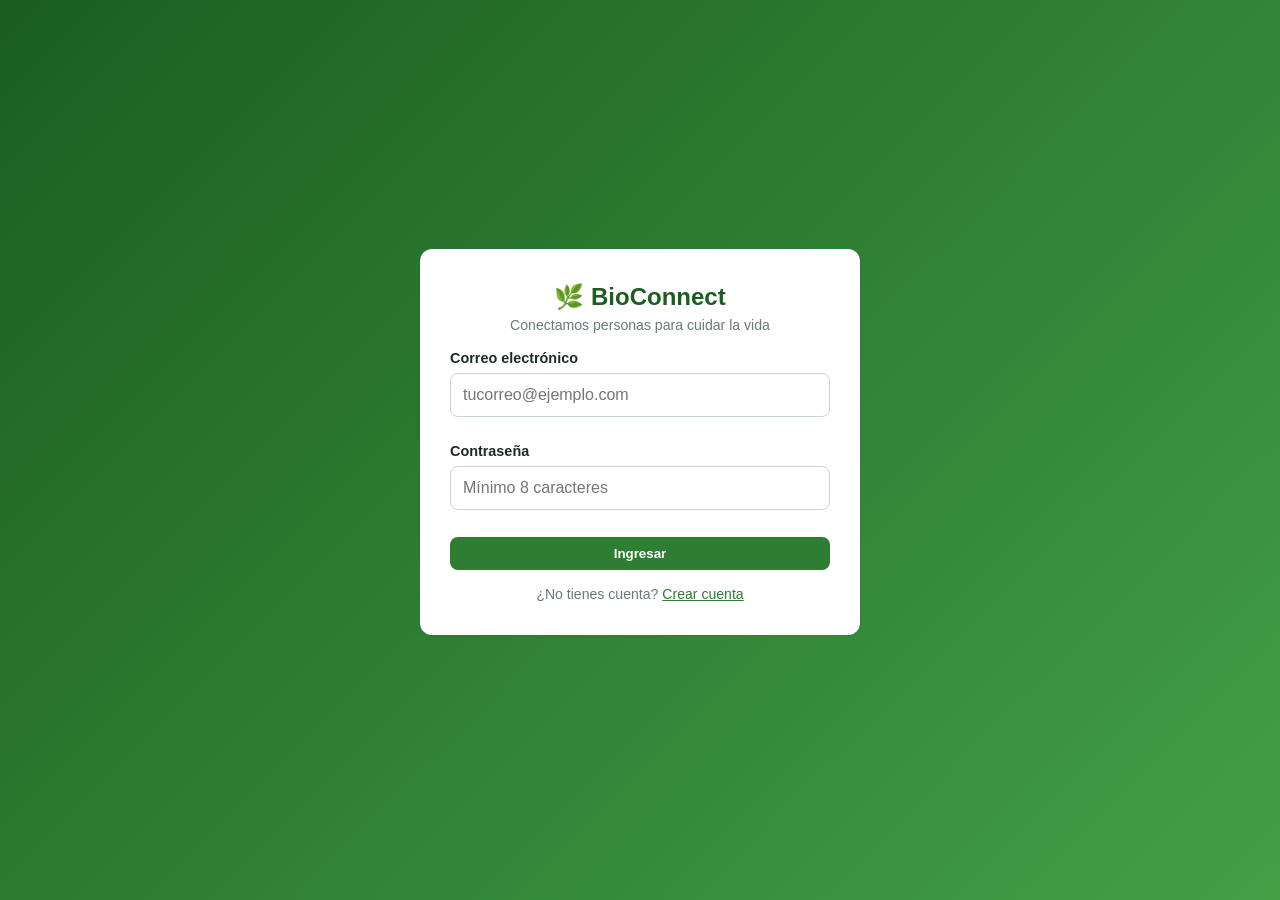
<file: index.html>
<!DOCTYPE html>
<html lang="es">
<head>
  <meta charset="UTF-8">
  <meta name="viewport" content="width=device-width, initial-scale=1.0">
  <title>Iniciar sesión · BioConnect</title>
  <link rel="stylesheet" href="estilos.css">
</head>
<body>
  <main class="acceso">
    <section class="tarjeta">
      <h1>🌿 BioConnect</h1>
      <p class="lema muted">Conectamos personas para cuidar la vida</p>
      <form class="validar" data-destino="inicio.html" novalidate>
        <div><label for="correo">Correo electrónico</label><input type="email" id="correo" placeholder="tucorreo@ejemplo.com" required><p class="error"></p></div>
        <div><label for="clave">Contraseña</label><input type="password" id="clave" placeholder="Mínimo 8 caracteres" required><p class="error"></p></div>
        <button type="submit" class="btn bloque">Ingresar</button>
      </form>
      <p class="muted" style="text-align:center;margin-top:14px">¿No tienes cuenta? <a href="registro.html">Crear cuenta</a></p>
    </section>
  </main>
  <script src="app.js"></script>
</body>
</html>
</file>
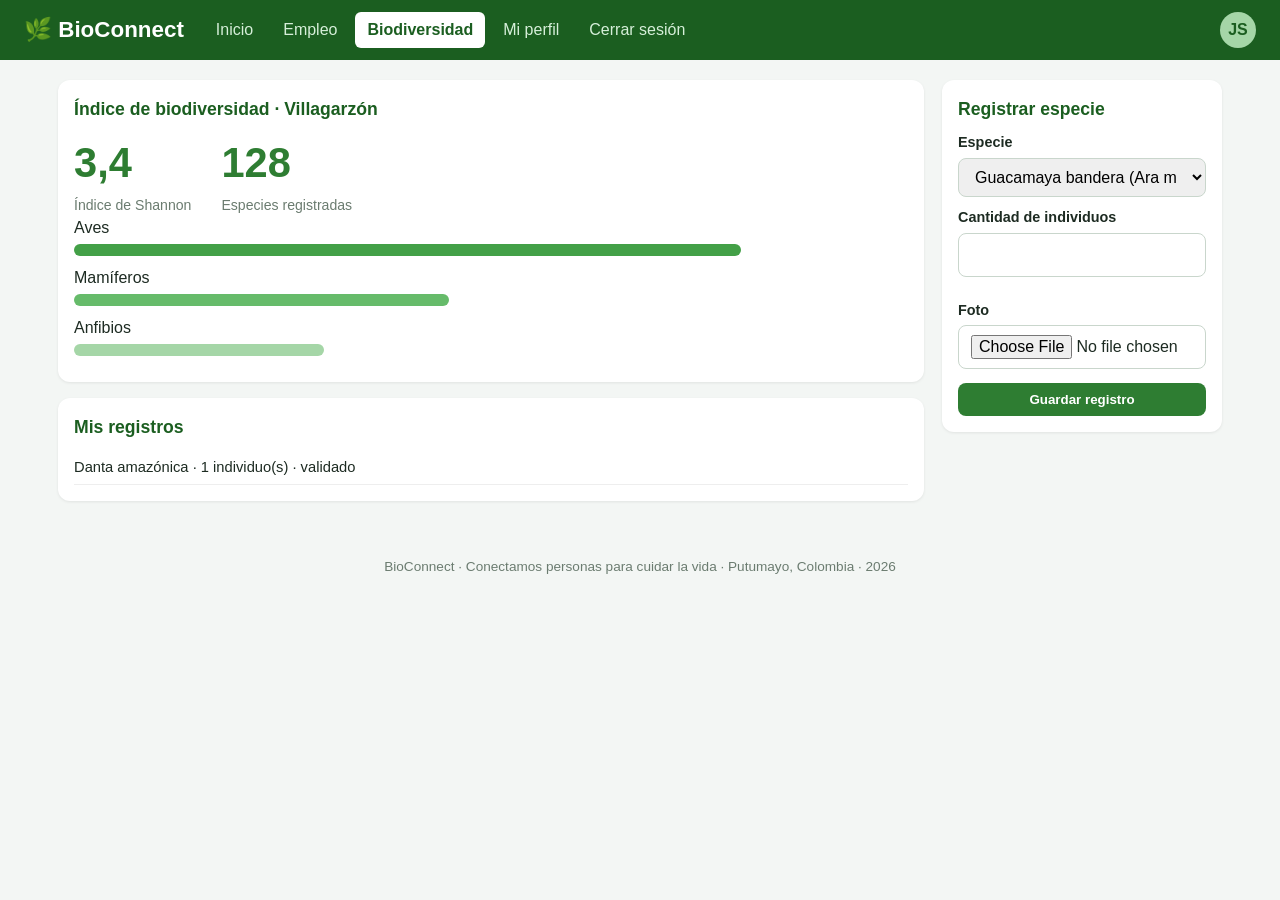
<file: biodiversidad.html>
<!DOCTYPE html>
<html lang="es">
<head>
  <meta charset="UTF-8">
  <meta name="viewport" content="width=device-width, initial-scale=1.0">
  <title>Biodiversidad · BioConnect</title>
  <link rel="stylesheet" href="estilos.css">
</head>
<body>
  <header class="navbar">
    <a class="logo" href="inicio.html">🌿 BioConnect</a>
    <button class="btn-menu" aria-label="Abrir menú">☰</button>
    <nav>
      <ul class="menu">
        <li><a href="inicio.html">Inicio</a></li>
        <li><a href="empleo.html">Empleo</a></li>
        <li><a href="biodiversidad.html" class="activo">Biodiversidad</a></li>
        <li><a href="perfil.html">Mi perfil</a></li>
        <li><a href="index.html">Cerrar sesión</a></li>
      </ul>
    </nav>
    <div class="avatar" title="Jimena Serna">JS</div>
  </header>
  <main class="contenedor dos">
    <section>
      <div class="tarjeta"><h2>Índice de biodiversidad · Villagarzón</h2>
        <div class="indice"><div><p class="numero">3,4</p><p class="muted">Índice de Shannon</p></div><div><p class="numero">128</p><p class="muted">Especies registradas</p></div></div>
        <p>Aves</p><div class="barra" style="width:80%"></div>
        <p>Mamíferos</p><div class="barra" style="width:45%;background:#66BB6A"></div>
        <p>Anfibios</p><div class="barra" style="width:30%;background:#A5D6A7"></div>
      </div>
      <div class="tarjeta"><h2>Mis registros</h2><ul id="lista-registros" class="lista-registros"><li>Danta amazónica · 1 individuo(s) · validado</li></ul></div>
    </section>
    <aside>
      <form id="form-especie" class="tarjeta" novalidate><h2>Registrar especie</h2>
        <label for="especie">Especie</label><select id="especie"><option>Guacamaya bandera (Ara macao)</option><option>Danta amazónica (Tapirus terrestris)</option><option>Jaguar (Panthera onca)</option><option>Rana de tres rayas (Ameerega trivittata)</option></select>
        <label for="cantidad">Cantidad de individuos</label><input type="number" id="cantidad" min="1"><p class="error" id="error-cantidad"></p>
        <label for="foto">Foto</label><input type="file" id="foto" accept="image/*">
        <button type="submit" class="btn bloque">Guardar registro</button>
      </form>
    </aside>
  </main>
  <footer>BioConnect · Conectamos personas para cuidar la vida · Putumayo, Colombia · 2026</footer>
  <script src="app.js"></script>
</body>
</html>
</file>
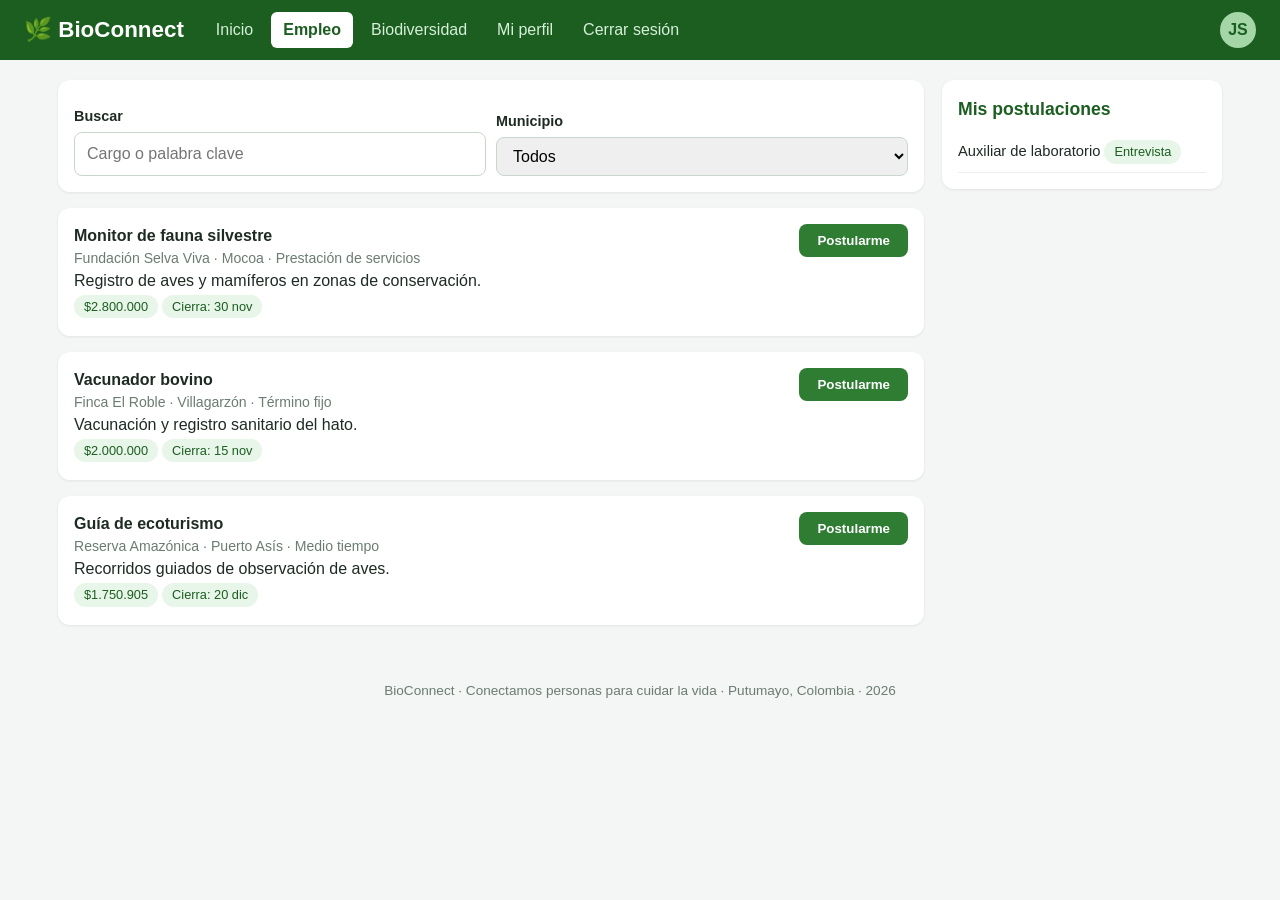
<file: empleo.html>
<!DOCTYPE html>
<html lang="es">
<head>
  <meta charset="UTF-8">
  <meta name="viewport" content="width=device-width, initial-scale=1.0">
  <title>Empleo · BioConnect</title>
  <link rel="stylesheet" href="estilos.css">
</head>
<body>
  <header class="navbar">
    <a class="logo" href="inicio.html">🌿 BioConnect</a>
    <button class="btn-menu" aria-label="Abrir menú">☰</button>
    <nav>
      <ul class="menu">
        <li><a href="inicio.html">Inicio</a></li>
        <li><a href="empleo.html" class="activo">Empleo</a></li>
        <li><a href="biodiversidad.html">Biodiversidad</a></li>
        <li><a href="perfil.html">Mi perfil</a></li>
        <li><a href="index.html">Cerrar sesión</a></li>
      </ul>
    </nav>
    <div class="avatar" title="Jimena Serna">JS</div>
  </header>
  <main class="contenedor dos">
    <section>
      <div class="tarjeta filtros">
        <div><label for="buscar">Buscar</label><input id="buscar" placeholder="Cargo o palabra clave"></div>
        <div><label for="municipio">Municipio</label><select id="municipio"><option value="">Todos</option><option>Mocoa</option><option>Villagarzón</option><option>Puerto Asís</option></select></div>
      </div>
      <article class="tarjeta oferta" data-municipio="Mocoa">
        <div class="info"><h3>Monitor de fauna silvestre</h3><p class="muted">Fundación Selva Viva · Mocoa · Prestación de servicios</p>
          <p>Registro de aves y mamíferos en zonas de conservación.</p><span class="etiqueta">$2.800.000</span><span class="etiqueta">Cierra: 30 nov</span></div>
        <button class="btn btn-postular" data-cargo="Monitor de fauna silvestre">Postularme</button>
      </article>
      <article class="tarjeta oferta" data-municipio="Villagarzón">
        <div class="info"><h3>Vacunador bovino</h3><p class="muted">Finca El Roble · Villagarzón · Término fijo</p>
          <p>Vacunación y registro sanitario del hato.</p><span class="etiqueta">$2.000.000</span><span class="etiqueta">Cierra: 15 nov</span></div>
        <button class="btn btn-postular" data-cargo="Vacunador bovino">Postularme</button>
      </article>
      <article class="tarjeta oferta" data-municipio="Puerto Asís">
        <div class="info"><h3>Guía de ecoturismo</h3><p class="muted">Reserva Amazónica · Puerto Asís · Medio tiempo</p>
          <p>Recorridos guiados de observación de aves.</p><span class="etiqueta">$1.750.905</span><span class="etiqueta">Cierra: 20 dic</span></div>
        <button class="btn btn-postular" data-cargo="Guía de ecoturismo">Postularme</button>
      </article>
    </section>
    <aside><section class="tarjeta"><h2>Mis postulaciones</h2><ul id="mis-postulaciones" class="lista-registros"><li>Auxiliar de laboratorio <span class="etiqueta">Entrevista</span></li></ul></section></aside>
  </main>
  <footer>BioConnect · Conectamos personas para cuidar la vida · Putumayo, Colombia · 2026</footer>
  <script src="app.js"></script>
</body>
</html>
</file>
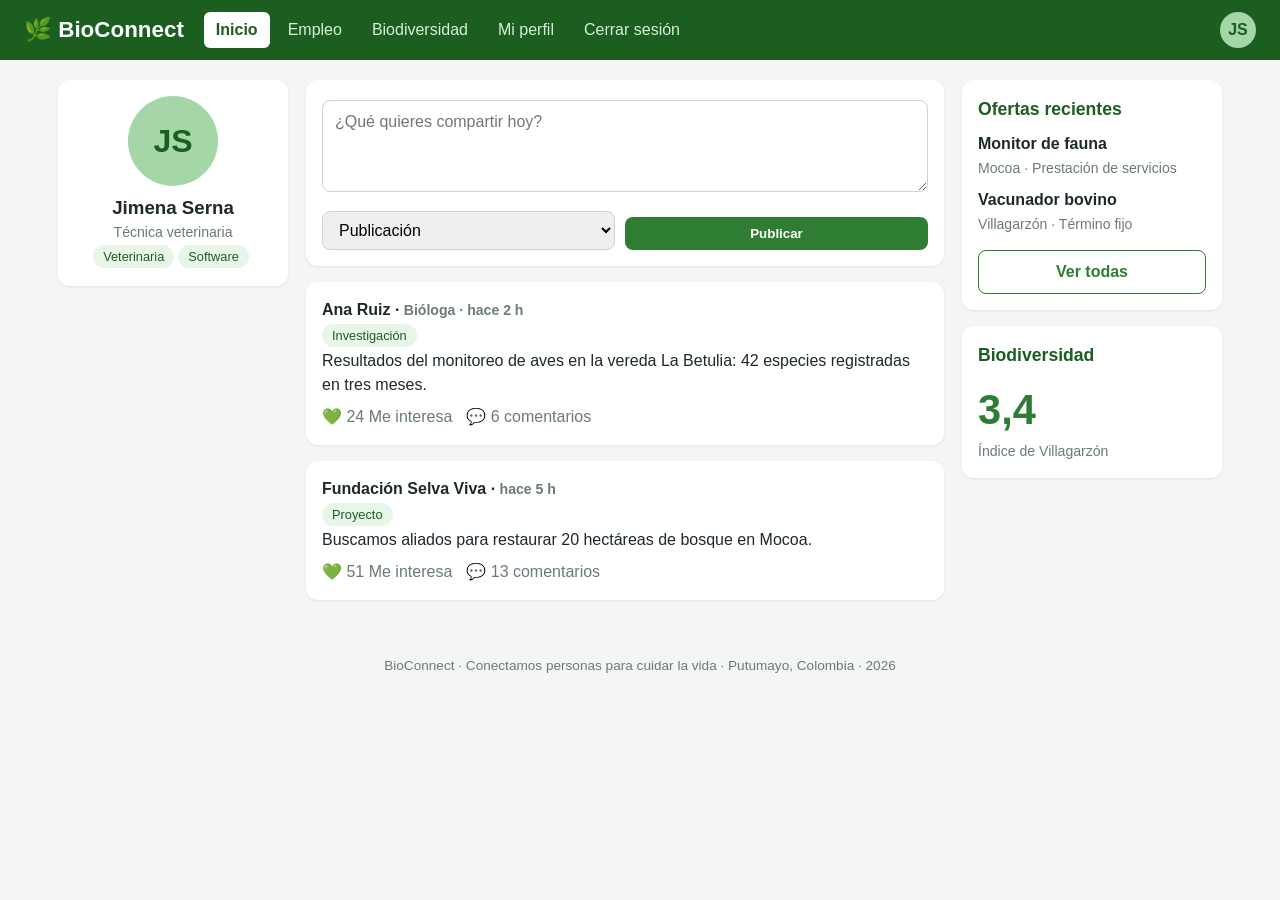
<file: inicio.html>
<!DOCTYPE html>
<html lang="es">
<head>
  <meta charset="UTF-8">
  <meta name="viewport" content="width=device-width, initial-scale=1.0">
  <title>Inicio · BioConnect</title>
  <link rel="stylesheet" href="estilos.css">
</head>
<body>
  <header class="navbar">
    <a class="logo" href="inicio.html">🌿 BioConnect</a>
    <button class="btn-menu" aria-label="Abrir menú">☰</button>
    <nav>
      <ul class="menu">
        <li><a href="inicio.html" class="activo">Inicio</a></li>
        <li><a href="empleo.html">Empleo</a></li>
        <li><a href="biodiversidad.html">Biodiversidad</a></li>
        <li><a href="perfil.html">Mi perfil</a></li>
        <li><a href="index.html">Cerrar sesión</a></li>
      </ul>
    </nav>
    <div class="avatar" title="Jimena Serna">JS</div>
  </header>
  <main class="contenedor">
    <aside>
      <section class="tarjeta" style="text-align:center">
        <div class="avatar grande" style="margin:0 auto 8px">JS</div>
        <h3>Jimena Serna</h3><p class="muted">Técnica veterinaria</p>
        <p><span class="etiqueta">Veterinaria</span><span class="etiqueta">Software</span></p>
      </section>
    </aside>
    <section>
      <form id="form-publicar" class="tarjeta">
        <textarea id="texto-pub" rows="3" placeholder="¿Qué quieres compartir hoy?"></textarea>
        <div class="filtros" style="margin-top:8px">
          <select id="tipo-pub"><option>Publicación</option><option>Investigación</option><option>Proyecto</option></select>
          <button type="submit" class="btn">Publicar</button>
        </div>
      </form>
      <div id="muro">
        <article class="tarjeta publicacion">
          <h3>Ana Ruiz · <span class="muted">Bióloga · hace 2 h</span></h3>
          <span class="etiqueta">Investigación</span>
          <p>Resultados del monitoreo de aves en la vereda La Betulia: 42 especies registradas en tres meses.</p>
          <div class="acciones"><button class="me-interesa">💚 24 Me interesa</button><button>💬 6 comentarios</button></div>
        </article>
        <article class="tarjeta publicacion">
          <h3>Fundación Selva Viva · <span class="muted">hace 5 h</span></h3>
          <span class="etiqueta">Proyecto</span>
          <p>Buscamos aliados para restaurar 20 hectáreas de bosque en Mocoa.</p>
          <div class="acciones"><button class="me-interesa">💚 51 Me interesa</button><button>💬 13 comentarios</button></div>
        </article>
      </div>
    </section>
    <aside>
      <section class="tarjeta"><h2>Ofertas recientes</h2>
        <p><b>Monitor de fauna</b><br><span class="muted">Mocoa · Prestación de servicios</span></p>
        <p style="margin-top:8px"><b>Vacunador bovino</b><br><span class="muted">Villagarzón · Término fijo</span></p>
        <a class="btn borde bloque" href="empleo.html">Ver todas</a>
      </section>
      <section class="tarjeta"><h2>Biodiversidad</h2><p class="numero">3,4</p><p class="muted">Índice de Villagarzón</p></section>
    </aside>
  </main>
  <footer>BioConnect · Conectamos personas para cuidar la vida · Putumayo, Colombia · 2026</footer>
  <script src="app.js"></script>
</body>
</html>
</file>
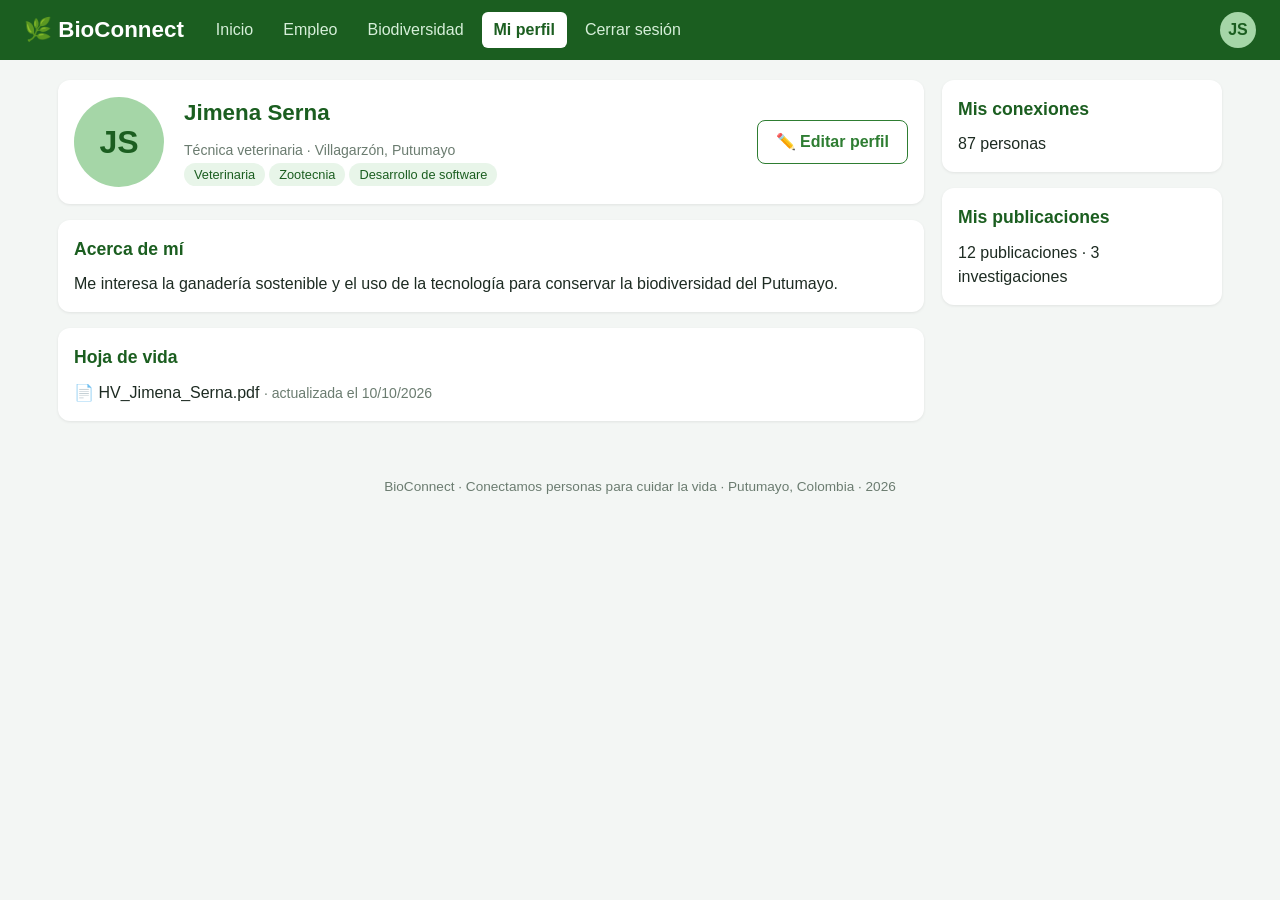
<file: perfil.html>
<!DOCTYPE html>
<html lang="es">
<head>
  <meta charset="UTF-8">
  <meta name="viewport" content="width=device-width, initial-scale=1.0">
  <title>Mi perfil · BioConnect</title>
  <link rel="stylesheet" href="estilos.css">
</head>
<body>
  <header class="navbar">
    <a class="logo" href="inicio.html">🌿 BioConnect</a>
    <button class="btn-menu" aria-label="Abrir menú">☰</button>
    <nav>
      <ul class="menu">
        <li><a href="inicio.html">Inicio</a></li>
        <li><a href="empleo.html">Empleo</a></li>
        <li><a href="biodiversidad.html">Biodiversidad</a></li>
        <li><a href="perfil.html" class="activo">Mi perfil</a></li>
        <li><a href="index.html">Cerrar sesión</a></li>
      </ul>
    </nav>
    <div class="avatar" title="Jimena Serna">JS</div>
  </header>
  <main class="contenedor dos">
    <section>
      <div class="tarjeta perfil-cab"><div class="avatar grande">JS</div>
        <div style="flex:1"><h2 style="font-size:1.4rem">Jimena Serna</h2><p class="muted">Técnica veterinaria · Villagarzón, Putumayo</p>
        <p><span class="etiqueta">Veterinaria</span><span class="etiqueta">Zootecnia</span><span class="etiqueta">Desarrollo de software</span></p></div>
        <a class="btn borde" href="#">✏️ Editar perfil</a></div>
      <div class="tarjeta"><h2>Acerca de mí</h2><p>Me interesa la ganadería sostenible y el uso de la tecnología para conservar la biodiversidad del Putumayo.</p></div>
      <div class="tarjeta"><h2>Hoja de vida</h2><p>📄 HV_Jimena_Serna.pdf <span class="muted">· actualizada el 10/10/2026</span></p></div>
    </section>
    <aside><section class="tarjeta"><h2>Mis conexiones</h2><p>87 personas</p></section><section class="tarjeta"><h2>Mis publicaciones</h2><p>12 publicaciones · 3 investigaciones</p></section></aside>
  </main>
  <footer>BioConnect · Conectamos personas para cuidar la vida · Putumayo, Colombia · 2026</footer>
  <script src="app.js"></script>
</body>
</html>
</file>
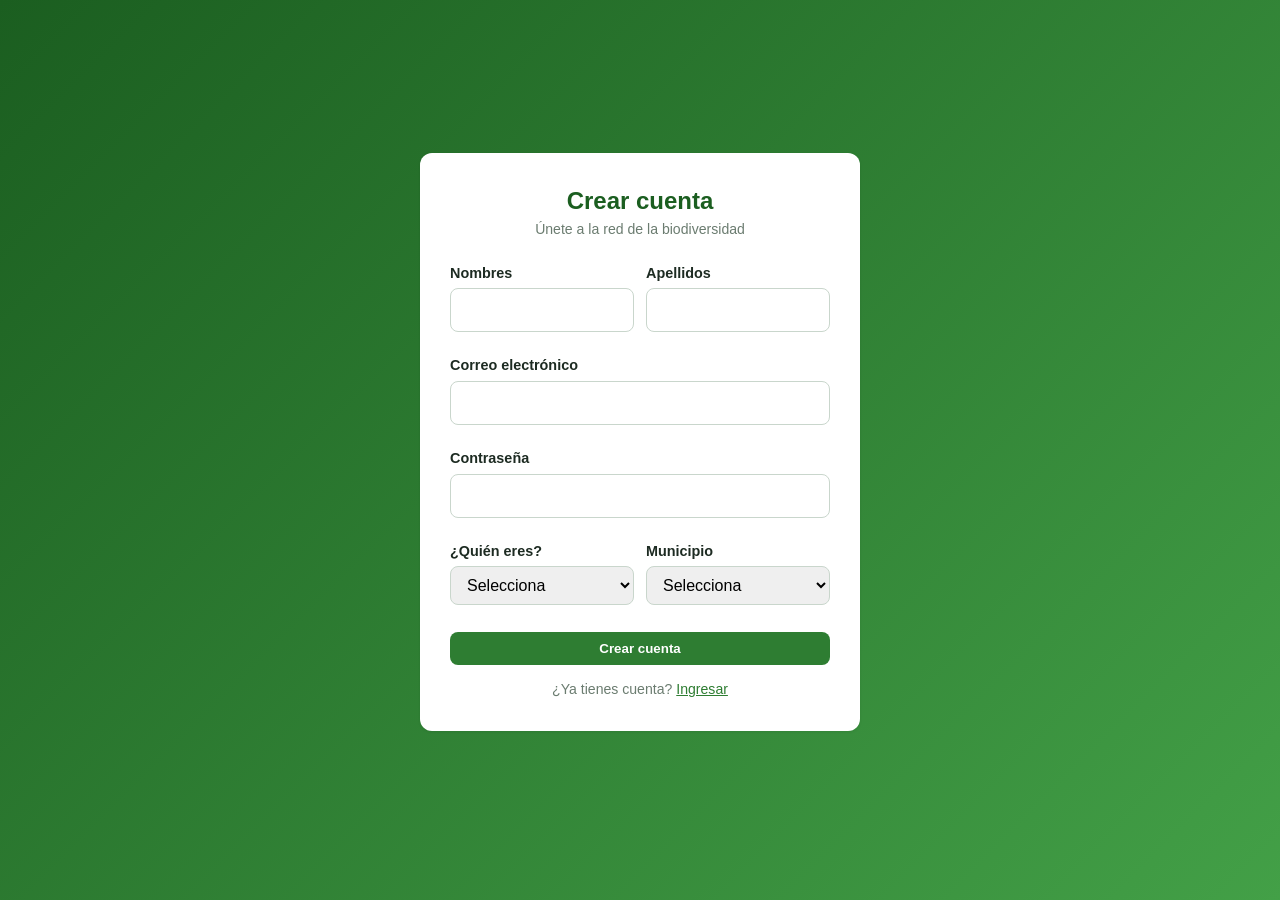
<file: registro.html>
<!DOCTYPE html>
<html lang="es">
<head>
  <meta charset="UTF-8">
  <meta name="viewport" content="width=device-width, initial-scale=1.0">
  <title>Crear cuenta · BioConnect</title>
  <link rel="stylesheet" href="estilos.css">
</head>
<body>
  <main class="acceso">
    <section class="tarjeta">
      <h1>Crear cuenta</h1>
      <p class="lema muted">Únete a la red de la biodiversidad</p>
      <form class="validar" data-destino="inicio.html" novalidate>
        <div class="fila">
          <div><label for="nombres">Nombres</label><input id="nombres" required><p class="error"></p></div>
          <div><label for="apellidos">Apellidos</label><input id="apellidos" required><p class="error"></p></div>
        </div>
        <div><label for="correo">Correo electrónico</label><input type="email" id="correo" required><p class="error"></p></div>
        <div><label for="clave">Contraseña</label><input type="password" id="clave" required><p class="error"></p></div>
        <div class="fila">
          <div><label for="rol">¿Quién eres?</label><select id="rol" required><option value="">Selecciona</option><option>Profesional</option><option>Estudiante</option><option>Empleador</option></select><p class="error"></p></div>
          <div><label for="muni">Municipio</label><select id="muni" required><option value="">Selecciona</option><option>Villagarzón</option><option>Mocoa</option><option>Puerto Asís</option></select><p class="error"></p></div>
        </div>
        <button type="submit" class="btn bloque">Crear cuenta</button>
      </form>
      <p class="muted" style="text-align:center;margin-top:14px">¿Ya tienes cuenta? <a href="index.html">Ingresar</a></p>
    </section>
  </main>
  <script src="app.js"></script>
</body>
</html>
</file>
<file: estilos.css>
/* BioConnect - hoja de estilos principal */
:root{--verde:#1B5E20;--verde2:#2E7D32;--claro:#E8F5E9;--fondo:#F3F6F4;--texto:#1d2b22;--gris:#6b7c70}
*{box-sizing:border-box;margin:0;padding:0}
body{font-family:"Segoe UI",Arial,sans-serif;background:var(--fondo);color:var(--texto);line-height:1.5}
a{color:var(--verde2)}
.navbar{background:var(--verde);color:#fff;display:flex;align-items:center;gap:20px;padding:12px 24px;position:sticky;top:0;z-index:10}
.logo{font-weight:700;font-size:1.4rem;color:#fff;text-decoration:none}
.menu{display:flex;gap:6px;list-style:none;flex:1}
nav{flex:1}
.menu a{color:#d6efd9;text-decoration:none;padding:6px 12px;border-radius:6px;display:block}
.menu a:hover,.menu a.activo{background:#fff;color:var(--verde);font-weight:600}
.avatar{width:36px;height:36px;border-radius:50%;background:#A5D6A7;color:var(--verde);display:flex;align-items:center;justify-content:center;font-weight:700;flex-shrink:0}
.btn-menu{display:none;background:none;border:0;color:#fff;font-size:1.6rem;cursor:pointer}
.contenedor{display:grid;grid-template-columns:230px 1fr 260px;gap:18px;max-width:1200px;margin:20px auto;padding:0 18px}
.contenedor.dos{grid-template-columns:1fr 280px}
.tarjeta{background:#fff;border-radius:12px;padding:16px;box-shadow:0 1px 3px rgba(0,0,0,.08);margin-bottom:16px}
.tarjeta h2{color:var(--verde);font-size:1.1rem;margin-bottom:10px}
.muted{color:var(--gris);font-size:.88rem}
.etiqueta{display:inline-block;background:var(--claro);color:var(--verde);border-radius:12px;padding:2px 10px;font-size:.8rem;margin:2px 4px 2px 0}
label{font-weight:600;font-size:.9rem;display:block;margin-top:10px}
input,select,textarea{width:100%;padding:9px 12px;border:1px solid #c9d6cc;border-radius:8px;font:inherit;margin-top:4px}
input:focus,select:focus,textarea:focus{outline:2px solid #81C784;border-color:transparent}
.error{color:#C62828;font-size:.82rem;min-height:1em}
.btn{display:inline-block;background:var(--verde2);color:#fff;border:0;padding:9px 18px;border-radius:8px;font-weight:600;cursor:pointer;text-decoration:none;text-align:center}
.btn:hover{background:var(--verde)}
.btn.borde{background:#fff;color:var(--verde2);border:1.5px solid var(--verde2)}
.btn.bloque{display:block;width:100%;margin-top:14px}
.acceso{min-height:100vh;display:flex;align-items:center;justify-content:center;background:linear-gradient(135deg,#1B5E20,#43A047);padding:20px}
.acceso .tarjeta{width:100%;max-width:440px;padding:30px}
.acceso h1{text-align:center;color:var(--verde)}
.acceso p.lema{text-align:center;margin-bottom:12px}
.fila{display:flex;gap:12px}.fila>div{flex:1}
.publicacion h3,.oferta h3{font-size:1rem}
.acciones{display:flex;gap:14px;margin-top:8px}
.acciones button{background:none;border:0;color:var(--gris);cursor:pointer;font:inherit}
.acciones button.activo{color:var(--verde2);font-weight:700}
.oferta{display:flex;gap:12px;align-items:flex-start}
.oferta .info{flex:1}
.filtros{display:flex;gap:10px;align-items:end;flex-wrap:wrap}
.filtros>*{flex:1;min-width:150px}
.indice{display:flex;gap:30px}
.numero{font-size:2.6rem;font-weight:700;color:var(--verde2)}
.barra{height:12px;border-radius:6px;background:#43A047;margin:4px 0 10px}
.lista-registros li{list-style:none;padding:6px 0;border-bottom:1px solid #eee;font-size:.92rem}
.perfil-cab{display:flex;gap:20px;align-items:center}
.avatar.grande{width:90px;height:90px;font-size:2rem}
footer{text-align:center;color:var(--gris);font-size:.85rem;padding:20px}
@media (max-width:900px){
  .contenedor,.contenedor.dos{grid-template-columns:1fr}
  .btn-menu{display:block}
  .menu{display:none;position:absolute;top:60px;left:0;right:0;background:var(--verde);flex-direction:column;padding:10px}
  .menu.abierto{display:flex}
}
</file>
